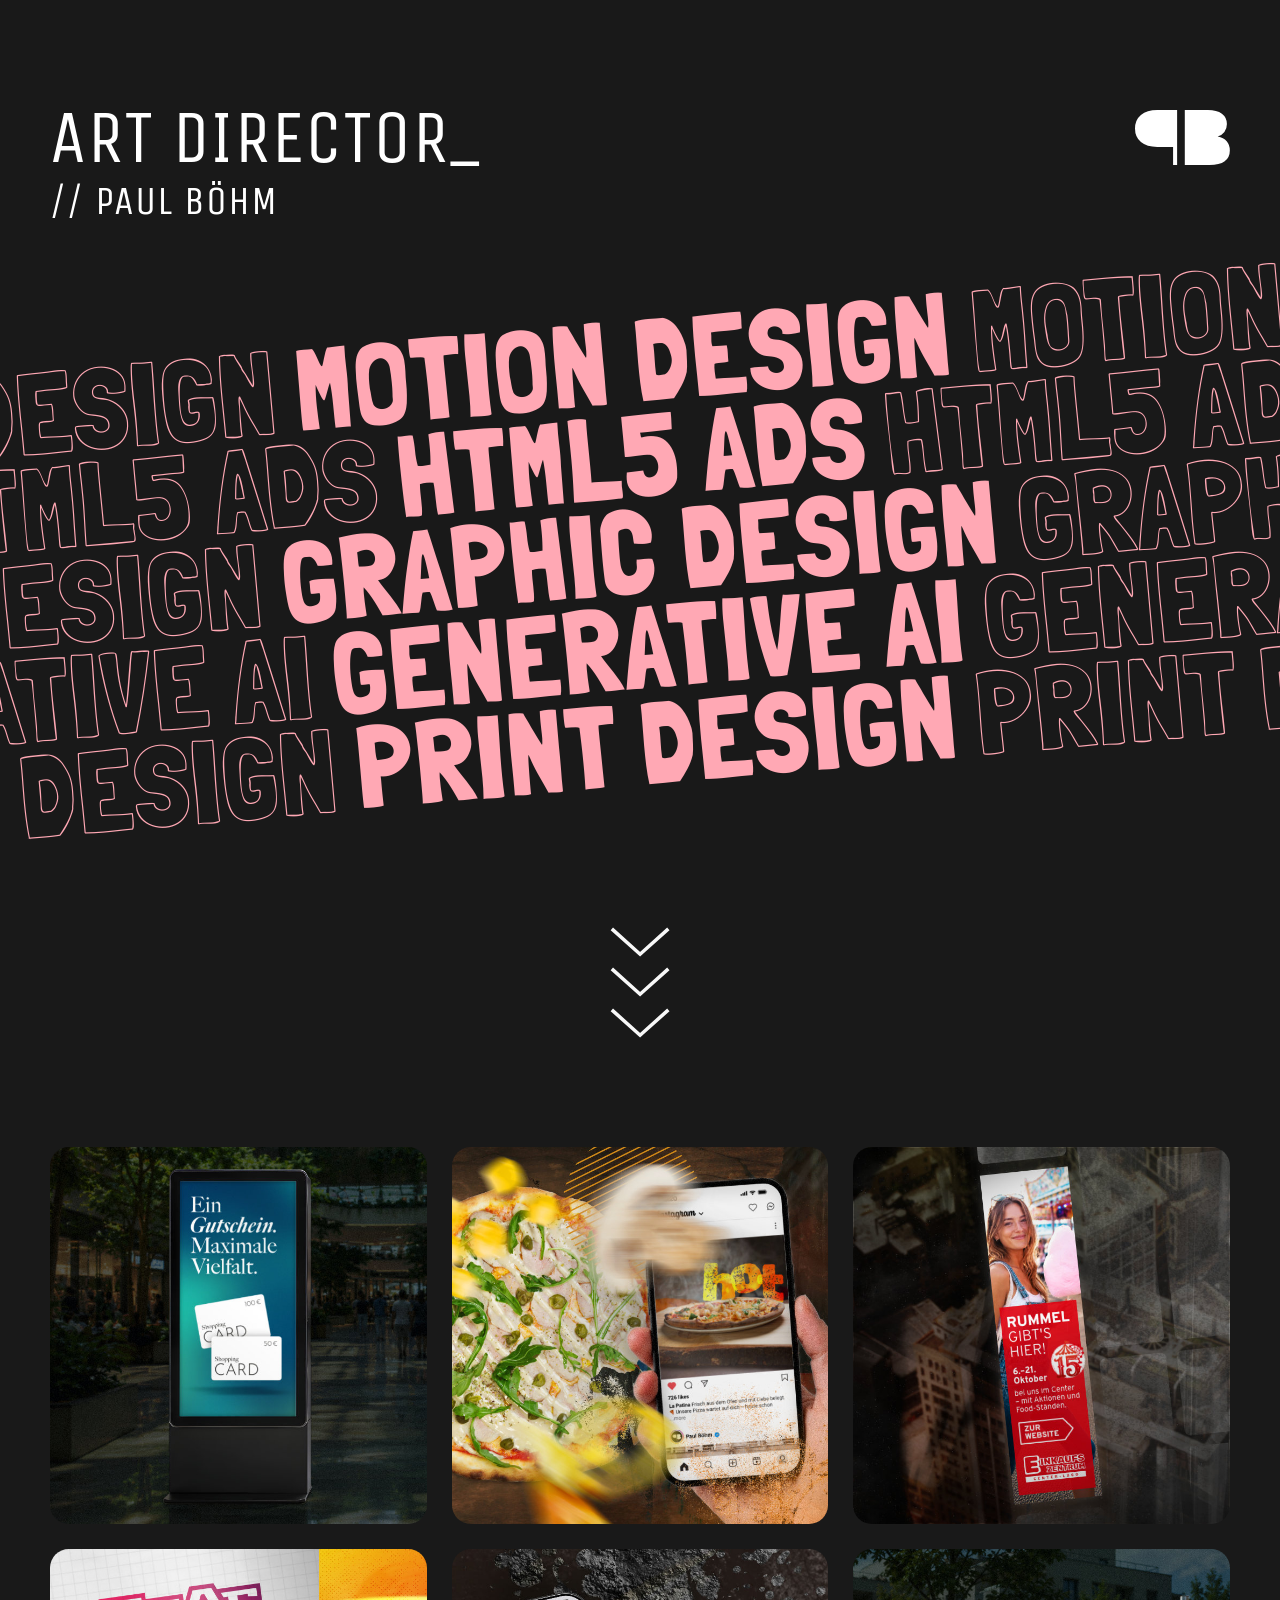
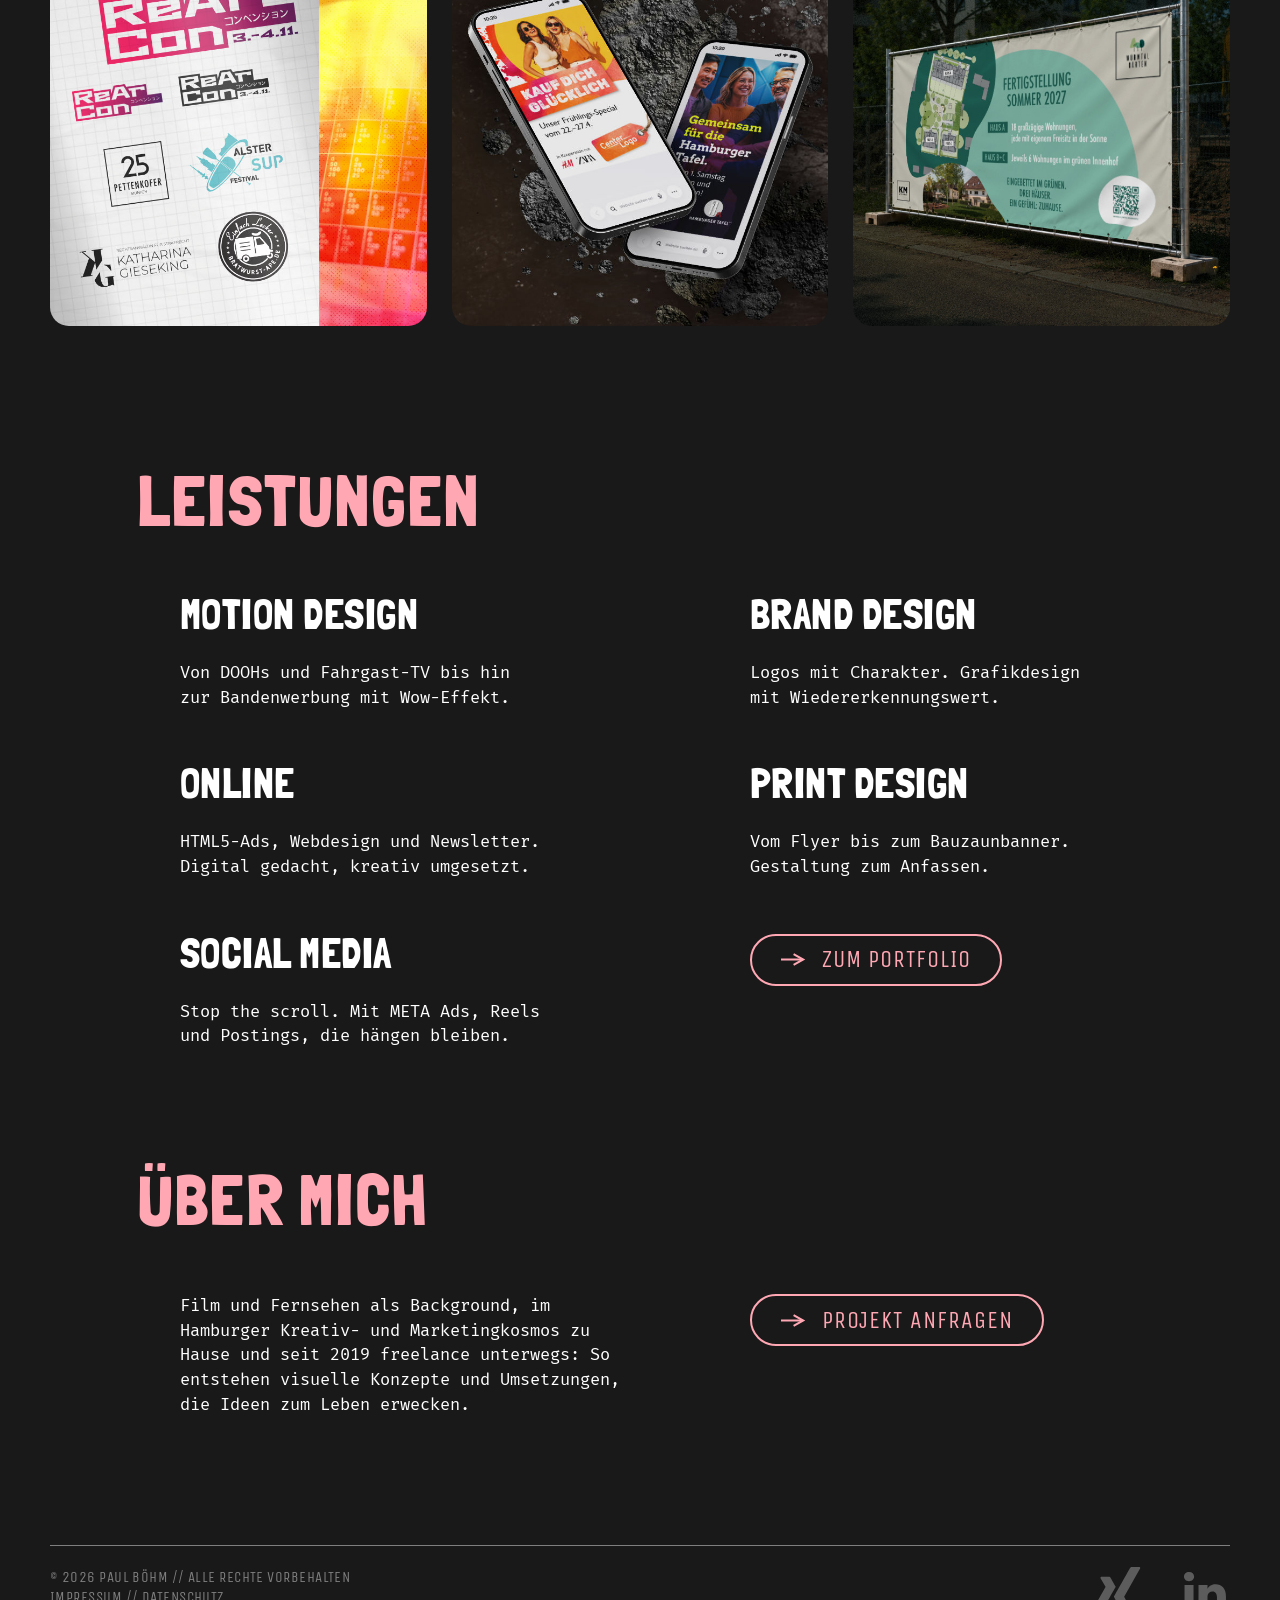
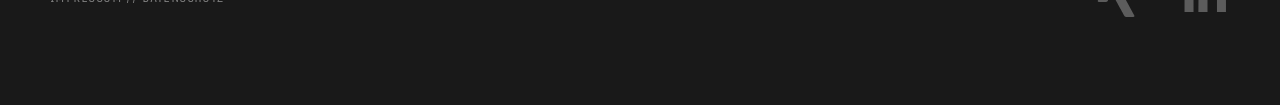
<file: index.html>
<!DOCTYPE html>
<html lang="de">
<head>
  <meta charset="utf-8">
  <meta name="viewport" content="width=device-width, initial-scale=1">
  <title>Paul Böhm – Art Director</title>
  <meta name="description" content="Mediengestaltung aus Hamburg: Motion Design, Digital Advertising, Social Media, Brand Design und Print.">
  <meta name="theme-color" content="#191919">
  <link rel="canonical" href="https://paulboehm.com/">
  <link rel="icon" href="favicon.ico" sizes="any">
  <link rel="icon" href="favicon.svg" type="image/svg+xml">
  <link rel="icon" href="favicon.png" type="image/png">
  <link rel="apple-touch-icon" href="favicon.png">
  <link rel="preload" href="fonts/UnicaOne-Regular.woff2" as="font" type="font/woff2" crossorigin>
  <link rel="preload" href="fonts/FiraMono-Regular.woff2" as="font" type="font/woff2" crossorigin>
  <link rel="preload" href="fonts/LondrinaOutline-Regular.woff2" as="font" type="font/woff2" crossorigin>
  <link rel="preload" href="fonts/LondrinaSolid-Regular.woff2" as="font" type="font/woff2" crossorigin>
  <link rel="stylesheet" href="css/style.css?v=20261110b">
</head>
<body>
  <a class="skip-link" href="#inhalt">Zum Inhalt springen</a>

  <header class="site-header" id="top">
    <div class="wrap header-bar">
      <h1 class="brand-lockup">
        <span class="brand-role">ART DIRECTOR_</span>
        <span class="brand-name">// PAUL BÖHM</span>
      </h1>
      <a class="logo-link" href="#top" aria-label="Zum Seitenanfang">
        <img src="svg/paulboehm_logo.svg" alt="" width="467" height="272">
      </a>
    </div>
  </header>

  <div class="marquee" data-marquee aria-hidden="true">
    <div class="marquee-track" data-marquee-track>
      <p class="marquee-line">
        <span>MOTION DESIGN</span>
        <span>MOTION DESIGN</span>
        <span>MOTION DESIGN</span>
        <span class="is-solid">MOTION DESIGN</span>
        <span>MOTION DESIGN</span>
        <span>MOTION DESIGN</span>
        <span>MOTION DESIGN</span>
      </p>
      <p class="marquee-line">
        <span>HTML5 ADS</span>
        <span>HTML5 ADS</span>
        <span>HTML5 ADS</span>
        <span class="is-solid">HTML5 ADS</span>
        <span>HTML5 ADS</span>
        <span>HTML5 ADS</span>
        <span>HTML5 ADS</span>
      </p>
      <p class="marquee-line">
        <span>GRAPHIC DESIGN</span>
        <span>GRAPHIC DESIGN</span>
        <span>GRAPHIC DESIGN</span>
        <span class="is-solid">GRAPHIC DESIGN</span>
        <span>GRAPHIC DESIGN</span>
        <span>GRAPHIC DESIGN</span>
        <span>GRAPHIC DESIGN</span>
      </p>
      <p class="marquee-line">
        <span>GENERATIVE AI</span>
        <span>GENERATIVE AI</span>
        <span>GENERATIVE AI</span>
        <span class="is-solid">GENERATIVE AI</span>
        <span>GENERATIVE AI</span>
        <span>GENERATIVE AI</span>
        <span>GENERATIVE AI</span>
      </p>
      <p class="marquee-line">
        <span>PRINT DESIGN</span>
        <span>PRINT DESIGN</span>
        <span>PRINT DESIGN</span>
        <span class="is-solid">PRINT DESIGN</span>
        <span>PRINT DESIGN</span>
        <span>PRINT DESIGN</span>
        <span>PRINT DESIGN</span>
      </p>
    </div>
  </div>

  <div class="scroll-arrows" aria-hidden="true">
    <svg class="scroll-arrow" viewBox="0 0 44 23"><path d="M2 2 L22 20 L42 2"></path></svg>
    <svg class="scroll-arrow" viewBox="0 0 44 23"><path d="M2 2 L22 20 L42 2"></path></svg>
    <svg class="scroll-arrow" viewBox="0 0 44 23"><path d="M2 2 L22 20 L42 2"></path></svg>
  </div>

  <main id="inhalt">
    <div class="wrap">
      <ul class="gallery" aria-label="Ausgewählte Arbeiten">
        <li class="tile">
          <img src="img/paulboehm_motion_design.jpg" width="700" height="700" alt="Motion Design: digitale Inhouse Werbesäule mit Gutschein-Motiv in einem Shopping-Center">
          <video class="tile-video" autoplay muted loop playsinline poster="img/paulboehm_motion_design.jpg" width="700" height="700" aria-hidden="true">
            <source src="img/paulboehm_motion_design.mp4?v=2" type="video/mp4">
          </video>
        </li>
        <li class="tile">
          <img src="img/paulboehm_grafikdesign.jpg" width="700" height="700" alt="Grafikdesign mit Produktshots" loading="lazy">
        </li>
        <li class="tile">
          <img src="img/paulboehm_html_ads.jpg" width="700" height="700" alt="HTML5 Ad Erstellung" loading="lazy">
          <video class="tile-video" autoplay muted loop playsinline poster="img/paulboehm_html_ads.jpg" width="700" height="700" aria-hidden="true">
            <source src="img/paulboehm_html_ads.mp4?v=2" type="video/mp4">
          </video>
        </li>
        <li class="tile">
          <img src="img/paulboehm_brand_design.jpg" width="700" height="700" alt="Brand Design: Logoentwicklung" loading="lazy">
        </li>
        <li class="tile">
          <img src="img/paulboehm_ads.jpg" width="700" height="700" alt="Paid Ads: Animated Ads" loading="lazy">
          <video class="tile-video" autoplay muted loop playsinline poster="img/paulboehm_ads.jpg" width="700" height="700" aria-hidden="true">
            <source src="img/paulboehm_ads.mp4?v=2" type="video/mp4">
          </video>
        </li>
        <li class="tile">
          <img src="img/paulboehm_print_design.jpg" width="700" height="700" alt="Print Design: Außenwerbung in Form eines Bauzaunbanner" loading="lazy">
        </li>
      </ul>

      <section class="leistungen" aria-labelledby="leistungen-title">
        <h2 class="section-title" id="leistungen-title">LEISTUNGEN</h2>
        <div class="service-list">
          <article class="service">
            <h3>MOTION DESIGN</h3>
            <p class="copy">Von DOOHs und Fahrgast-TV bis hin<br class="desktop-only"> zur Bandenwerbung mit Wow-Effekt.</p>
          </article>
          <article class="service">
            <h3>ONLINE</h3>
            <p class="copy">HTML5-Ads, Webdesign und Newsletter.<br class="desktop-only"> Digital gedacht, kreativ umgesetzt.</p>
          </article>
          <article class="service">
            <h3>SOCIAL MEDIA</h3>
            <p class="copy">Stop the scroll. Mit META Ads, Reels<br class="desktop-only"> und Postings, die hängen bleiben.</p>
          </article>
          <article class="service">
            <h3>BRAND DESIGN</h3>
            <p class="copy">Logos mit Charakter. Grafikdesign<br class="desktop-only"> mit Wiedererkennungswert.</p>
          </article>
          <article class="service">
            <h3>PRINT DESIGN</h3>
            <p class="copy">Vom Flyer bis zum Bauzaunbanner.<br class="desktop-only"> Gestaltung zum Anfassen.</p>
          </article>
          <div class="service-cta">
            <a class="cta" href="portfolio.pdf">
              <span class="cta-icon" aria-hidden="true">
                <svg class="cta-shaft" viewBox="0 0 36 18" preserveAspectRatio="none" focusable="false">
                  <line vector-effect="non-scaling-stroke" x1="0" y1="9" x2="36" y2="9"></line>
                </svg>
                <svg class="cta-head" viewBox="0 0 12 17" focusable="false">
                  <polyline vector-effect="non-scaling-stroke" points="0.6 3.2 10.2 8.5 0.6 13.8"></polyline>
                </svg>
              </span>
              <span class="cta-label">ZUM PORTFOLIO</span>
            </a>
          </div>
        </div>
      </section>

      <section class="ueber-mich" aria-labelledby="ueber-title">
        <h2 class="section-title" id="ueber-title">ÜBER MICH</h2>
        <div class="about-layout">
          <p class="copy">Film und Fernsehen als Background, im Hamburger Kreativ- und Marketingkosmos zu Hause und seit 2019 freelance unterwegs: So entstehen visuelle Konzepte und Umsetzungen, die Ideen zum Leben erwecken.</p>
          <a class="cta" href="#" id="email-link">
            <span class="cta-icon" aria-hidden="true">
              <svg class="cta-shaft" viewBox="0 0 36 18" preserveAspectRatio="none" focusable="false">
                <line vector-effect="non-scaling-stroke" x1="0" y1="9" x2="36" y2="9"></line>
              </svg>
              <svg class="cta-head" viewBox="0 0 12 17" focusable="false">
                <polyline vector-effect="non-scaling-stroke" points="0.6 3.2 10.2 8.5 0.6 13.8"></polyline>
              </svg>
            </span>
            <span class="cta-label">PROJEKT ANFRAGEN</span>
          </a>
        </div>
      </section>
    </div>
  </main>

  <footer class="site-footer">
    <div class="wrap">
      <div class="footer-layout">
        <div class="footer-copy">
          <p>© 2026 PAUL BÖHM // ALLE RECHTE VORBEHALTEN</p>
          <p class="footer-legal">
            <a href="impressum.html">IMPRESSUM</a>
            <span aria-hidden="true"> // </span>
            <a href="datenschutz.html">DATENSCHUTZ</a>
          </p>
        </div>
        <ul class="social-list">
          <li>
            <a class="social-link" href="https://www.xing.com/profile/Paul_Boehm25" aria-label="Paul Böhm auf Xing" target="_blank" rel="noopener noreferrer">
              <svg viewBox="0 0 417 417" aria-hidden="true" focusable="false">
                <path d="M63.321 82.287c-3.617 0-6.663 1.271-8.196 3.754-1.583 2.571-1.337 5.875.342 9.221L96.1 165.6c.067.133.067.217 0 .342L32.25 278.617c-1.667 3.317-1.583 6.65 0 9.217 1.529 2.475 4.233 4.1 7.854 4.1h60.092c8.987 0 13.317-6.067 16.392-11.613 0 0 62.442-110.433 64.871-114.721-.246-.396-41.312-72.046-41.312-72.046-2.992-5.325-7.513-11.267-16.729-11.267zM315.779 0c-8.975 0-12.867 5.654-16.087 11.446 0 0-129.463 229.583-133.721 237.121.217.412 85.387 156.654 85.387 156.654 2.975 5.329 7.579 11.446 16.783 11.446h60.025c3.621 0 6.446-1.367 7.975-3.838 1.6-2.567 1.558-5.954-.121-9.287l-84.721-154.783a.36.36 0 0 1 0-.396l133.054-235.25c1.667-3.321 1.708-6.708.125-9.275C382.945 1.367 380.107 0 376.486 0z"/>
              </svg>
            </a>
          </li>
          <li>
            <a class="social-link" href="https://www.linkedin.com/in/paul-boehm-hamburg/" aria-label="Paul Böhm auf LinkedIn" target="_blank" rel="noopener noreferrer">
              <svg viewBox="0 0 417 417" aria-hidden="true" focusable="false">
                <path d="M112.796 375.604V149.879H37.767v225.725zM75.283 119.058c26.162 0 42.446-17.333 42.446-38.996-.487-22.15-16.283-39-41.95-39s-42.446 16.85-42.446 39c0 21.662 16.283 38.996 41.458 38.996zM154.312 375.604h75.025V249.55c0-6.746.487-13.488 2.471-18.308 5.425-13.479 17.767-27.442 38.496-27.442 27.146 0 38.008 20.7 38.008 51.046v120.758h75.021V246.175c0-69.333-37.017-101.596-86.375-101.596-40.479 0-58.246 22.625-68.117 38.033h.5v-32.733h-75.029c.988 21.179 0 225.725 0 225.725"/>
              </svg>
            </a>
          </li>
        </ul>
      </div>
    </div>
  </footer>

  <script src="js/main.js?v=20261110b"></script>
</body>
</html>
</file>
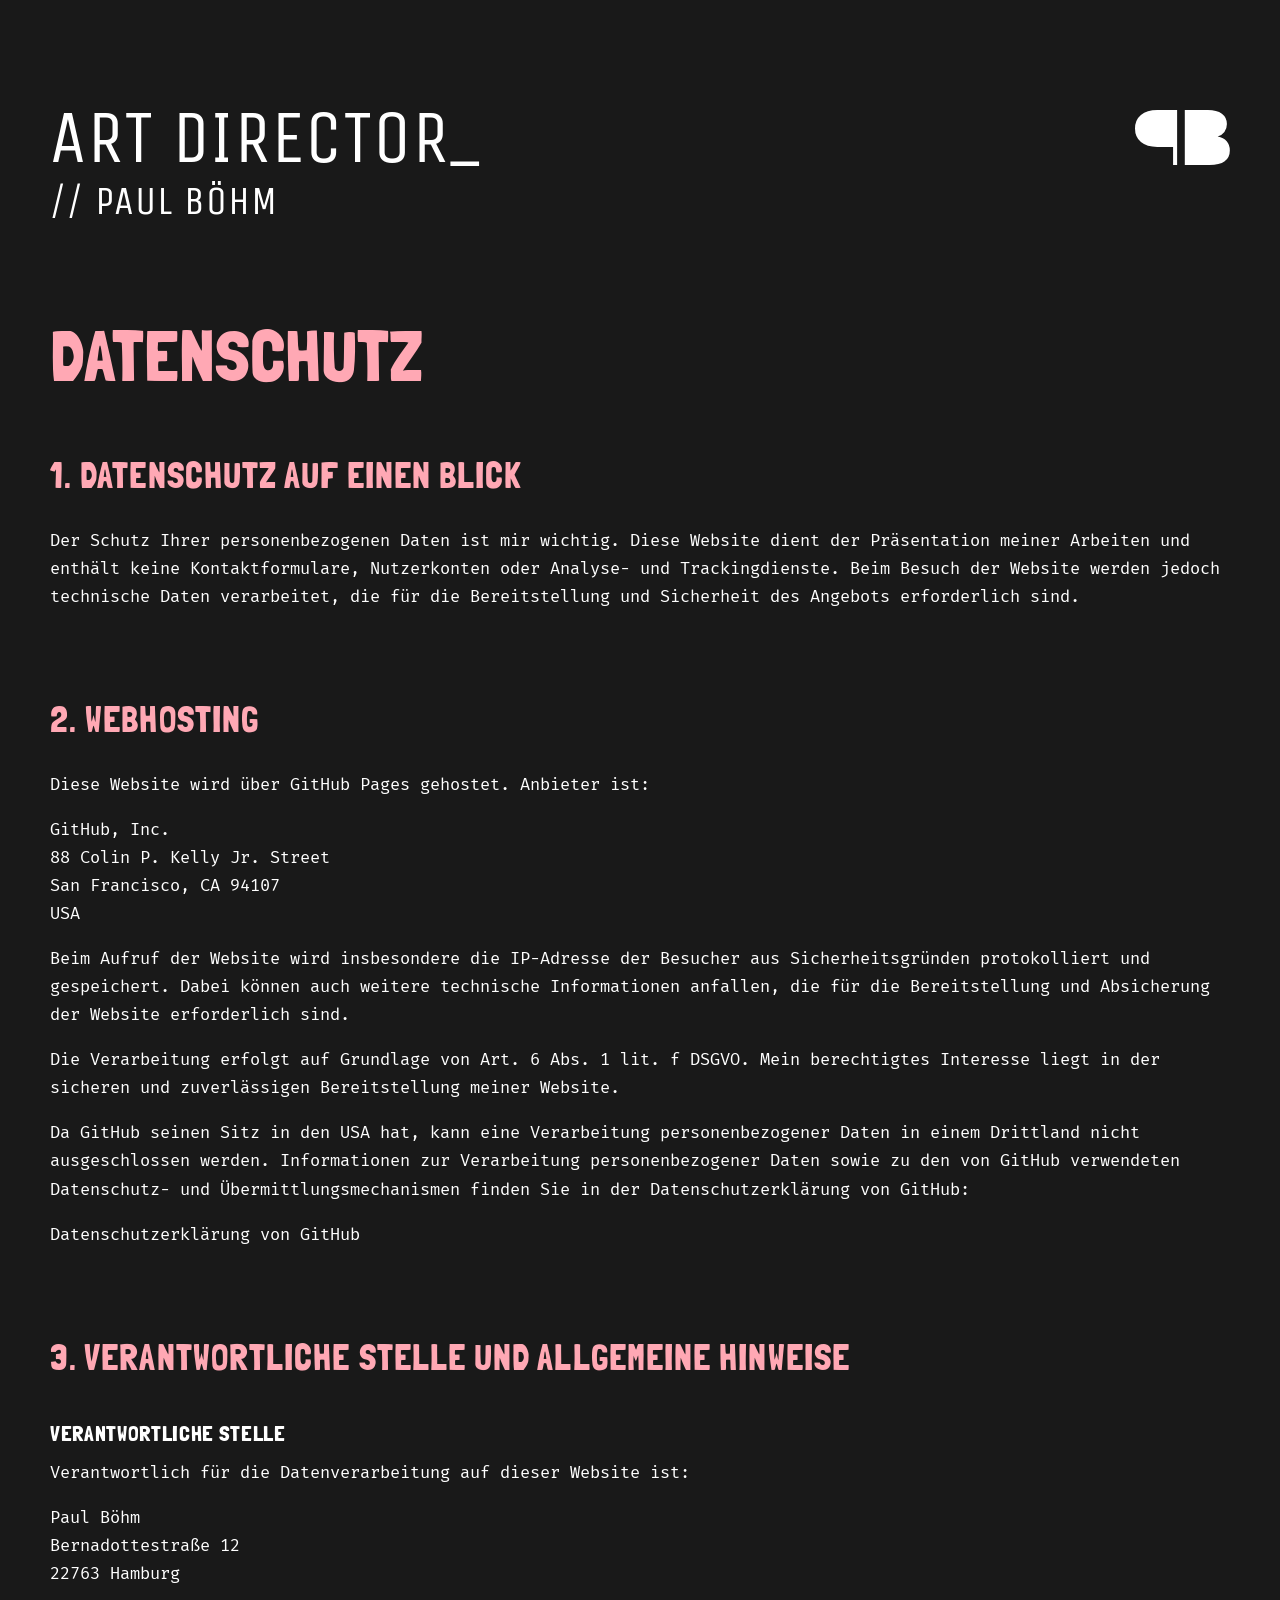
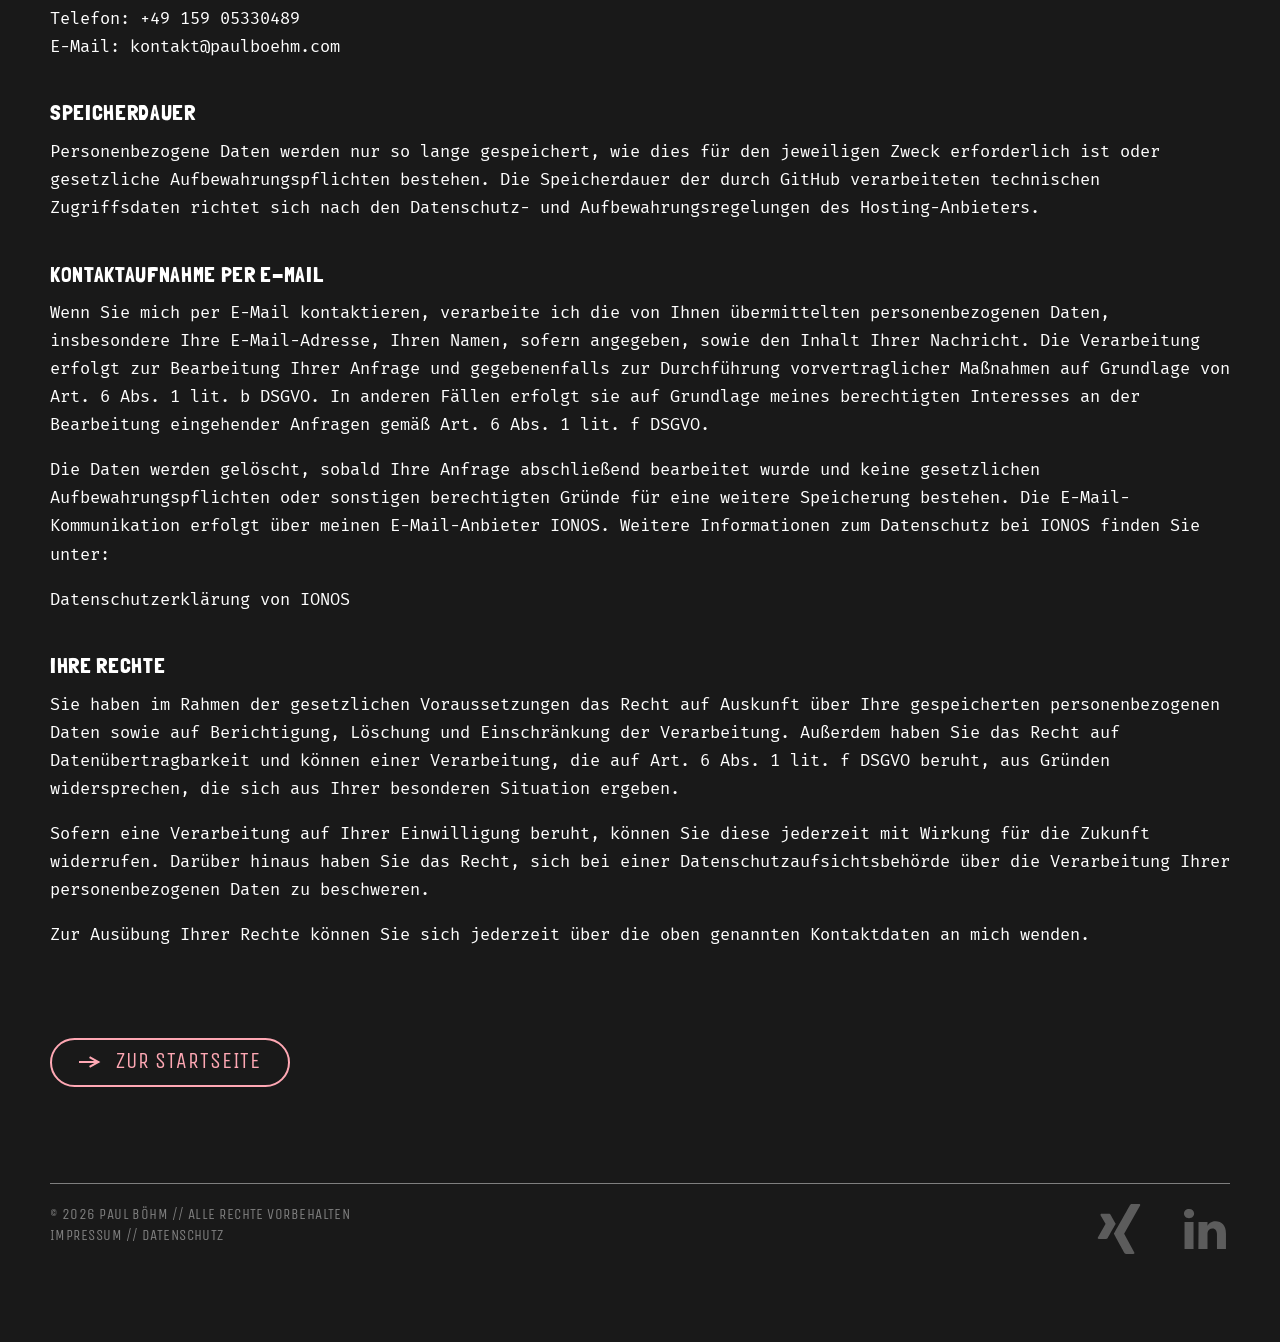
<file: datenschutz.html>
<!DOCTYPE html>
<html lang="de">
<head>
  <meta charset="utf-8">
  <meta name="viewport" content="width=device-width, initial-scale=1">
  <title>Datenschutz – Paul Böhm</title>
  <meta name="robots" content="noindex, follow">
  <meta name="theme-color" content="#191919">
  <link rel="icon" href="favicon.ico" sizes="any">
  <link rel="icon" href="favicon.svg" type="image/svg+xml">
  <link rel="icon" href="favicon.png" type="image/png">
  <link rel="apple-touch-icon" href="favicon.png">
  <link rel="preload" href="fonts/UnicaOne-Regular.woff2" as="font" type="font/woff2" crossorigin>
  <link rel="preload" href="fonts/FiraMono-Regular.woff2" as="font" type="font/woff2" crossorigin>
  <link rel="preload" href="fonts/LondrinaSolid-Regular.woff2" as="font" type="font/woff2" crossorigin>
  <link rel="stylesheet" href="css/style.css?v=20261110b">
</head>
<body>
  <a class="skip-link" href="#inhalt">Zum Inhalt springen</a>

  <header class="site-header">
    <div class="wrap header-bar">
      <p class="brand-lockup">
        <span class="brand-role">ART DIRECTOR_</span>
        <span class="brand-name">// PAUL BÖHM</span>
      </p>
      <a class="logo-link" href="index.html" aria-label="Zur Startseite">
        <img src="svg/paulboehm_logo.svg" alt="" width="467" height="272">
      </a>
    </div>
  </header>

  <main class="wrap legal-main" id="inhalt">
    <h1 class="legal-title">DATENSCHUTZ</h1>
    <div class="legal-copy">
      <h2>1. Datenschutz auf einen Blick</h2>
      <p>Der Schutz Ihrer personenbezogenen Daten ist mir wichtig. Diese Website dient der Präsentation meiner Arbeiten und enthält keine Kontaktformulare, Nutzerkonten oder Analyse- und Trackingdienste. Beim Besuch der Website werden jedoch technische Daten verarbeitet, die für die Bereitstellung und Sicherheit des Angebots erforderlich sind.</p>

      <h2>2. Webhosting</h2>
      <p>Diese Website wird über GitHub Pages gehostet. Anbieter ist:</p>
      <p>GitHub, Inc.<br>88 Colin P. Kelly Jr. Street<br>San Francisco, CA 94107<br>USA</p>
      <p>Beim Aufruf der Website wird insbesondere die IP-Adresse der Besucher aus Sicherheitsgründen protokolliert und gespeichert. Dabei können auch weitere technische Informationen anfallen, die für die Bereitstellung und Absicherung der Website erforderlich sind.</p>
      <p>Die Verarbeitung erfolgt auf Grundlage von Art. 6 Abs. 1 lit. f DSGVO. Mein berechtigtes Interesse liegt in der sicheren und zuverlässigen Bereitstellung meiner Website.</p>
      <p>Da GitHub seinen Sitz in den USA hat, kann eine Verarbeitung personenbezogener Daten in einem Drittland nicht ausgeschlossen werden. Informationen zur Verarbeitung personenbezogener Daten sowie zu den von GitHub verwendeten Datenschutz- und Übermittlungsmechanismen finden Sie in der Datenschutzerklärung von GitHub:</p>
      <p><a href="https://docs.github.com/de/site-policy/privacy-policies/github-general-privacy-statement" target="_blank" rel="noopener noreferrer">Datenschutzerklärung von GitHub</a></p>

      <h2>3. Verantwortliche Stelle und allgemeine Hinweise</h2>
      <h3>Verantwortliche Stelle</h3>
      <p>Verantwortlich für die Datenverarbeitung auf dieser Website ist:</p>
      <p>Paul Böhm<br>Bernadottestraße 12<br>22763 Hamburg</p>
      <p>Telefon: <a href="tel:+4915905330489">+49 159 05330489</a><br>E-Mail: <a href="#" id="email-link">kontakt@paulboehm.com</a></p>
      <h3>Speicherdauer</h3>
      <p>Personenbezogene Daten werden nur so lange gespeichert, wie dies für den jeweiligen Zweck erforderlich ist oder gesetzliche Aufbewahrungspflichten bestehen. Die Speicherdauer der durch GitHub verarbeiteten technischen Zugriffsdaten richtet sich nach den Datenschutz- und Aufbewahrungsregelungen des Hosting-Anbieters.</p>
      <h3>Kontaktaufnahme per E-Mail</h3>
      <p>Wenn Sie mich per E-Mail kontaktieren, verarbeite ich die von Ihnen übermittelten personenbezogenen Daten, insbesondere Ihre E-Mail-Adresse, Ihren Namen, sofern angegeben, sowie den Inhalt Ihrer Nachricht. Die Verarbeitung erfolgt zur Bearbeitung Ihrer Anfrage und gegebenenfalls zur Durchführung vorvertraglicher Maßnahmen auf Grundlage von Art. 6 Abs. 1 lit. b DSGVO. In anderen Fällen erfolgt sie auf Grundlage meines berechtigten Interesses an der Bearbeitung eingehender Anfragen gemäß Art. 6 Abs. 1 lit. f DSGVO.</p>
      <p>Die Daten werden gelöscht, sobald Ihre Anfrage abschließend bearbeitet wurde und keine gesetzlichen Aufbewahrungspflichten oder sonstigen berechtigten Gründe für eine weitere Speicherung bestehen. Die E-Mail-Kommunikation erfolgt über meinen E-Mail-Anbieter IONOS. Weitere Informationen zum Datenschutz bei IONOS finden Sie unter:</p>
      <p><a href="https://www.ionos.de/terms-gtc/terms-privacy" target="_blank" rel="noopener noreferrer">Datenschutzerklärung von IONOS</a></p>
      <h3>Ihre Rechte</h3>
      <p>Sie haben im Rahmen der gesetzlichen Voraussetzungen das Recht auf Auskunft über Ihre gespeicherten personenbezogenen Daten sowie auf Berichtigung, Löschung und Einschränkung der Verarbeitung. Außerdem haben Sie das Recht auf Datenübertragbarkeit und können einer Verarbeitung, die auf Art. 6 Abs. 1 lit. f DSGVO beruht, aus Gründen widersprechen, die sich aus Ihrer besonderen Situation ergeben.</p>
      <p>Sofern eine Verarbeitung auf Ihrer Einwilligung beruht, können Sie diese jederzeit mit Wirkung für die Zukunft widerrufen. Darüber hinaus haben Sie das Recht, sich bei einer Datenschutzaufsichtsbehörde über die Verarbeitung Ihrer personenbezogenen Daten zu beschweren.</p>
      <p>Zur Ausübung Ihrer Rechte können Sie sich jederzeit über die oben genannten Kontaktdaten an mich wenden.</p>
    </div>
    <a class="cta" href="index.html">
      <span class="cta-icon" aria-hidden="true">
        <svg class="cta-shaft" viewBox="0 0 36 18" preserveAspectRatio="none" focusable="false">
          <line vector-effect="non-scaling-stroke" x1="0" y1="9" x2="36" y2="9"></line>
        </svg>
        <svg class="cta-head" viewBox="0 0 12 17" focusable="false">
          <polyline vector-effect="non-scaling-stroke" points="0.6 3.2 10.2 8.5 0.6 13.8"></polyline>
        </svg>
      </span>
      <span class="cta-label">ZUR STARTSEITE</span>
    </a>
  </main>

  <footer class="site-footer">
    <div class="wrap">
      <div class="footer-layout">
        <div class="footer-copy">
          <p>© 2026 PAUL BÖHM // ALLE RECHTE VORBEHALTEN</p>
          <p class="footer-legal">
            <a href="impressum.html">IMPRESSUM</a>
            <span aria-hidden="true"> // </span>
            <a href="datenschutz.html" aria-current="page">DATENSCHUTZ</a>
          </p>
        </div>
        <ul class="social-list">
          <li>
            <a class="social-link" href="https://www.xing.com/profile/Paul_Boehm25" aria-label="Paul Böhm auf Xing" target="_blank" rel="noopener noreferrer">
              <svg viewBox="0 0 417 417" aria-hidden="true" focusable="false">
                <path d="M63.321 82.287c-3.617 0-6.663 1.271-8.196 3.754-1.583 2.571-1.337 5.875.342 9.221L96.1 165.6c.067.133.067.217 0 .342L32.25 278.617c-1.667 3.317-1.583 6.65 0 9.217 1.529 2.475 4.233 4.1 7.854 4.1h60.092c8.987 0 13.317-6.067 16.392-11.613 0 0 62.442-110.433 64.871-114.721-.246-.396-41.312-72.046-41.312-72.046-2.992-5.325-7.513-11.267-16.729-11.267zM315.779 0c-8.975 0-12.867 5.654-16.087 11.446 0 0-129.463 229.583-133.721 237.121.217.412 85.387 156.654 85.387 156.654 2.975 5.329 7.579 11.446 16.783 11.446h60.025c3.621 0 6.446-1.367 7.975-3.838 1.6-2.567 1.558-5.954-.121-9.287l-84.721-154.783a.36.36 0 0 1 0-.396l133.054-235.25c1.667-3.321 1.708-6.708.125-9.275C382.945 1.367 380.107 0 376.486 0z"/>
              </svg>
            </a>
          </li>
          <li>
            <a class="social-link" href="https://www.linkedin.com/in/paul-boehm-hamburg/" aria-label="Paul Böhm auf LinkedIn" target="_blank" rel="noopener noreferrer">
              <svg viewBox="0 0 417 417" aria-hidden="true" focusable="false">
                <path d="M112.796 375.604V149.879H37.767v225.725zM75.283 119.058c26.162 0 42.446-17.333 42.446-38.996-.487-22.15-16.283-39-41.95-39s-42.446 16.85-42.446 39c0 21.662 16.283 38.996 41.458 38.996zM154.312 375.604h75.025V249.55c0-6.746.487-13.488 2.471-18.308 5.425-13.479 17.767-27.442 38.496-27.442 27.146 0 38.008 20.7 38.008 51.046v120.758h75.021V246.175c0-69.333-37.017-101.596-86.375-101.596-40.479 0-58.246 22.625-68.117 38.033h.5v-32.733h-75.029c.988 21.179 0 225.725 0 225.725"/>
              </svg>
            </a>
          </li>
        </ul>
      </div>
    </div>
  </footer>

  <script src="js/main.js?v=20261110b"></script>
</body>
</html>
</file>
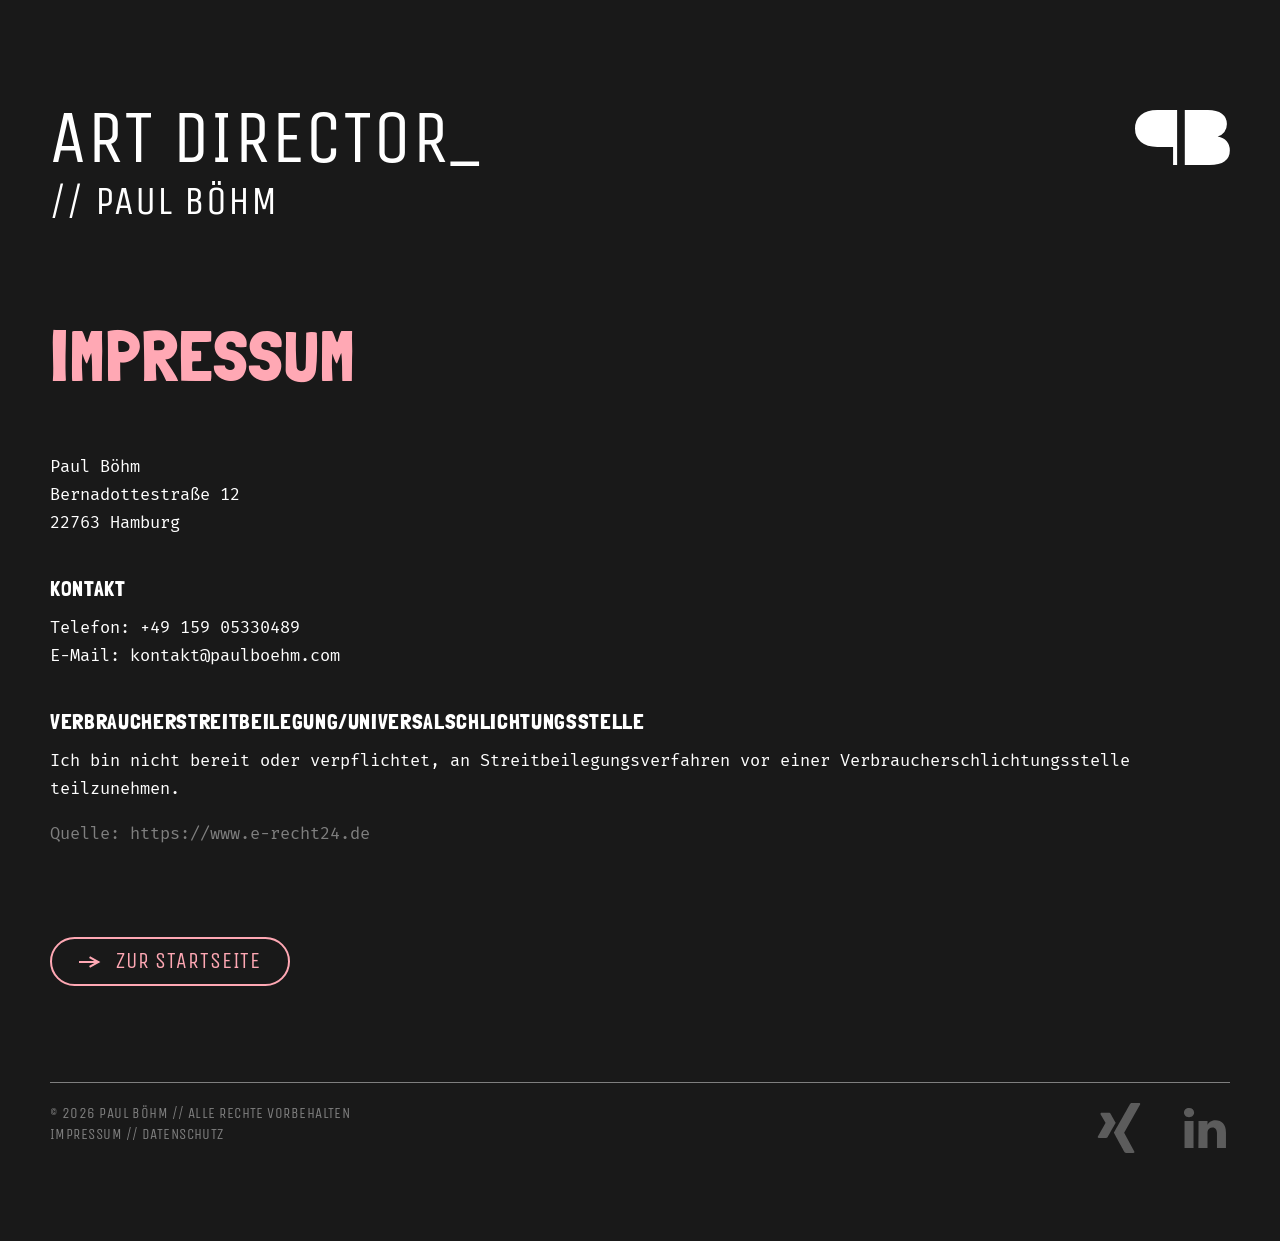
<file: impressum.html>
<!DOCTYPE html>
<html lang="de">
<head>
  <meta charset="utf-8">
  <meta name="viewport" content="width=device-width, initial-scale=1">
  <title>Impressum – Paul Böhm</title>
  <meta name="robots" content="noindex, follow">
  <meta name="theme-color" content="#191919">
  <link rel="icon" href="favicon.ico" sizes="any">
  <link rel="icon" href="favicon.svg" type="image/svg+xml">
  <link rel="icon" href="favicon.png" type="image/png">
  <link rel="apple-touch-icon" href="favicon.png">
  <link rel="preload" href="fonts/UnicaOne-Regular.woff2" as="font" type="font/woff2" crossorigin>
  <link rel="preload" href="fonts/FiraMono-Regular.woff2" as="font" type="font/woff2" crossorigin>
  <link rel="preload" href="fonts/LondrinaSolid-Regular.woff2" as="font" type="font/woff2" crossorigin>
  <link rel="stylesheet" href="css/style.css?v=20261110b">
</head>
<body>
  <a class="skip-link" href="#inhalt">Zum Inhalt springen</a>

  <header class="site-header">
    <div class="wrap header-bar">
      <p class="brand-lockup">
        <span class="brand-role">ART DIRECTOR_</span>
        <span class="brand-name">// PAUL BÖHM</span>
      </p>
      <a class="logo-link" href="index.html" aria-label="Zur Startseite">
        <img src="svg/paulboehm_logo.svg" alt="" width="467" height="272">
      </a>
    </div>
  </header>

  <main class="wrap legal-main" id="inhalt">
    <h1 class="legal-title">IMPRESSUM</h1>
    <div class="legal-copy">
      <p>Paul Böhm<br>
      Bernadottestraße 12<br>
      22763 Hamburg</p>
      <h3>Kontakt</h3>
      <p>Telefon: <a href="tel:+4915905330489">+49 159 05330489</a><br>
      E-Mail: <a href="#" id="email-link">kontakt@paulboehm.com</a></p>
      <h3>Verbraucher&shy;streit&shy;beilegung/Universal&shy;schlichtungs&shy;stelle</h3>
      <p>Ich bin nicht bereit oder verpflichtet, an Streitbeilegungsverfahren vor einer Verbraucherschlichtungsstelle teilzunehmen.</p>
      <p class="legal-source">Quelle: <a href="https://www.e-recht24.de" target="_blank" rel="noopener noreferrer">https://www.e-recht24.de</a></p>
    </div>
    <a class="cta" href="index.html">
      <span class="cta-icon" aria-hidden="true">
        <svg class="cta-shaft" viewBox="0 0 36 18" preserveAspectRatio="none" focusable="false">
          <line vector-effect="non-scaling-stroke" x1="0" y1="9" x2="36" y2="9"></line>
        </svg>
        <svg class="cta-head" viewBox="0 0 12 17" focusable="false">
          <polyline vector-effect="non-scaling-stroke" points="0.6 3.2 10.2 8.5 0.6 13.8"></polyline>
        </svg>
      </span>
      <span class="cta-label">ZUR STARTSEITE</span>
    </a>
  </main>

  <footer class="site-footer">
    <div class="wrap">
      <div class="footer-layout">
        <div class="footer-copy">
          <p>© 2026 PAUL BÖHM // ALLE RECHTE VORBEHALTEN</p>
          <p class="footer-legal">
            <a href="impressum.html" aria-current="page">IMPRESSUM</a>
            <span aria-hidden="true"> // </span>
            <a href="datenschutz.html">DATENSCHUTZ</a>
          </p>
        </div>
        <ul class="social-list">
          <li>
            <a class="social-link" href="https://www.xing.com/profile/Paul_Boehm25" aria-label="Paul Böhm auf Xing" target="_blank" rel="noopener noreferrer">
              <svg viewBox="0 0 417 417" aria-hidden="true" focusable="false">
                <path d="M63.321 82.287c-3.617 0-6.663 1.271-8.196 3.754-1.583 2.571-1.337 5.875.342 9.221L96.1 165.6c.067.133.067.217 0 .342L32.25 278.617c-1.667 3.317-1.583 6.65 0 9.217 1.529 2.475 4.233 4.1 7.854 4.1h60.092c8.987 0 13.317-6.067 16.392-11.613 0 0 62.442-110.433 64.871-114.721-.246-.396-41.312-72.046-41.312-72.046-2.992-5.325-7.513-11.267-16.729-11.267zM315.779 0c-8.975 0-12.867 5.654-16.087 11.446 0 0-129.463 229.583-133.721 237.121.217.412 85.387 156.654 85.387 156.654 2.975 5.329 7.579 11.446 16.783 11.446h60.025c3.621 0 6.446-1.367 7.975-3.838 1.6-2.567 1.558-5.954-.121-9.287l-84.721-154.783a.36.36 0 0 1 0-.396l133.054-235.25c1.667-3.321 1.708-6.708.125-9.275C382.945 1.367 380.107 0 376.486 0z"/>
              </svg>
            </a>
          </li>
          <li>
            <a class="social-link" href="https://www.linkedin.com/in/paul-boehm-hamburg/" aria-label="Paul Böhm auf LinkedIn" target="_blank" rel="noopener noreferrer">
              <svg viewBox="0 0 417 417" aria-hidden="true" focusable="false">
                <path d="M112.796 375.604V149.879H37.767v225.725zM75.283 119.058c26.162 0 42.446-17.333 42.446-38.996-.487-22.15-16.283-39-41.95-39s-42.446 16.85-42.446 39c0 21.662 16.283 38.996 41.458 38.996zM154.312 375.604h75.025V249.55c0-6.746.487-13.488 2.471-18.308 5.425-13.479 17.767-27.442 38.496-27.442 27.146 0 38.008 20.7 38.008 51.046v120.758h75.021V246.175c0-69.333-37.017-101.596-86.375-101.596-40.479 0-58.246 22.625-68.117 38.033h.5v-32.733h-75.029c.988 21.179 0 225.725 0 225.725"/>
              </svg>
            </a>
          </li>
        </ul>
      </div>
    </div>
  </footer>
  
  <script src="js/main.js?v=20261110b"></script>
</body>
</html>
</file>
<file: css/style.css>
@font-face {
  font-family: "Fira Mono";
  src: url("../fonts/FiraMono-Regular.woff2") format("woff2");
  font-weight: 400;
  font-style: normal;
  font-display: swap;
}

@font-face {
  font-family: "Londrina Outline";
  src: url("../fonts/LondrinaOutline-Regular.woff2") format("woff2");
  font-weight: 400;
  font-style: normal;
  font-display: swap;
}

@font-face {
  font-family: "Londrina Solid";
  src: url("../fonts/LondrinaSolid-Regular.woff2") format("woff2");
  font-weight: 400;
  font-style: normal;
  font-display: swap;
}

@font-face {
  font-family: "Unica One";
  src: url("../fonts/UnicaOne-Regular.woff2") format("woff2");
  font-weight: 400;
  font-style: normal;
  font-display: swap;
}

:root {
  --color-bg: #191919;
  --color-accent: #ffa8b4;
  --color-line: #7f7f7f;
  --color-text: #ffffff;
  --color-arrow: #f8f8f8;

  --space-page-top: 56px;
  --space-gutter: clamp(20px, 8.333vw, 50px);
  --content-max: 1520px;
  --tile-gap: 25px;
  --indent: clamp(16px, 3.6vw, 62px);

  --font-unica: "Unica One";
  --font-outline: "Londrina Outline";
  --font-solid: "Londrina Solid";
  --font-mono: "Fira Mono";

  --header-size: clamp(26px, calc(16px + 3.85vw), 50px);
  --marquee-size: clamp(48px, calc(29.1px + 6.82vw), 160px);
  --marquee-scale: 1;
  --title-size: clamp(44px, 10.8vw, 72px);
  --section-title-size: clamp(40px, 10vw, 72px);
  --service-size: clamp(24px, calc(20px + 2vw), 32px);
  --copy-size: clamp(15px, 3.4vw, 23px);
  --cta-size: clamp(17px, calc(12.5px + 1.6vw), 32px);
  --footer-size: clamp(11px, 3.15vw, 18px);
  --social-size: 44px;

  --ease-cta: cubic-bezier(0.22, 1, 0.36, 1);
}

*,
*::before,
*::after {
  box-sizing: border-box;
}

html {
  overflow-x: clip;
  background: var(--color-bg);
  color-scheme: dark;
}

body {
  margin: 0;
  overflow-x: clip;
  background: var(--color-bg);
  color: var(--color-text);
  font-family: var(--font-mono);
  font-weight: 400;
  font-style: normal;
  line-height: 1.45;
}

img,
video,
svg {
  display: block;
}

a {
  color: inherit;
}

:focus-visible {
  outline: 2px solid var(--color-accent);
  outline-offset: 3px;
}

::selection {
  background: var(--color-accent);
  color: var(--color-bg);
}

.skip-link {
  position: absolute;
  left: 16px;
  top: 12px;
  z-index: 5;
  transform: translateY(-160%);
  padding: 8px 14px;
  background: var(--color-accent);
  color: var(--color-bg);
  font-family: var(--font-unica);
  font-size: 18px;
  letter-spacing: 0.04em;
  text-decoration: none;
}

.skip-link:focus {
  transform: none;
}

.wrap {
  width: min(var(--content-max), calc(100% - (2 * var(--space-gutter))));
  margin-inline: auto;
}

/* Header */

.site-header {
  padding-top: var(--space-page-top);
}

.header-bar {
  display: flex;
  align-items: flex-start;
  justify-content: space-between;
  gap: 16px;
  font-size: var(--header-size);
}

.brand-lockup {
  margin: 0;
  min-width: 0;
  font-family: var(--font-unica);
  font-size: 1em;
  font-weight: 400;
  line-height: 0.74;
  letter-spacing: 0.012em;
}

.brand-role,
.brand-name {
  display: block;
  white-space: nowrap;
}

.brand-name {
  margin-top: 0.38em;
  font-size: 0.545em;
  line-height: 1;
  letter-spacing: 0.03em;
}

@media (prefers-reduced-motion: no-preference) {
  .brand-name {
    animation: brand-name-in 0.55s ease-out 0.5s both;
  }
}

@keyframes brand-name-in {
  from {
    opacity: 0;
    transform: translateX(-18px);
  }

  to {
    opacity: 1;
    transform: translateX(0);
  }
}

.logo-link {
  flex: 0 0 auto;
  line-height: 0;
  text-decoration: none;
}

.logo-link img {
  width: auto;
  height: 0.74em;
  max-width: none;
}

/* Typoblock */

.marquee {
  display: flex;
  justify-content: center;
  overflow-x: clip;
  overflow-y: visible;
  margin-top: 12px;
  padding-top: calc(4.4vw + 24px);
  padding-bottom: calc(clamp(0px, 6vw, 470px) + 54px);
}

.marquee-track {
  display: flex;
  flex: 0 0 auto;
  flex-direction: column;
  align-items: center;
  transform: rotate(-5deg) scale(var(--marquee-scale));
  transform-origin: center center;
}

.marquee-line {
  display: flex;
  align-items: baseline;
  justify-content: center;
  gap: 0.16em;
  margin: 0;
  color: var(--color-accent);
  font-family: var(--font-outline);
  font-size: var(--marquee-size);
  font-weight: 400;
  line-height: 0.82;
  letter-spacing: 0.01em;
  white-space: nowrap;
}

.marquee-line .is-solid {
  font-family: var(--font-solid);
}

/* Pfeile */

.scroll-arrows {
  display: flex;
  flex-direction: column;
  align-items: center;
  gap: clamp(5px, 1vw, 8px);
  margin-top: 4px;
  margin-bottom: clamp(64px, 9vw, 108px);
  transform: translateY(calc(var(--arrow-lift, 0px) * -1));
}

.scroll-arrow {
  width: clamp(36px, calc(28px + 2.67vw), 64px);
  height: auto;
  overflow: visible;
  stroke: var(--color-arrow);
  stroke-width: 2.5;
  stroke-linecap: butt;
  stroke-linejoin: miter;
  fill: none;
}

@media (prefers-reduced-motion: no-preference) {
  .scroll-arrow {
    animation: arrow-fall 2s ease-in-out infinite;
  }

  .scroll-arrow:nth-child(1) {
    animation-delay: 0.4s;
  }

  .scroll-arrow:nth-child(2) {
    animation-delay: 0.2s;
  }

  .scroll-arrow:nth-child(3) {
    animation-delay: 0s;
  }
}

@keyframes arrow-fall {
  0%,
  100% {
    transform: translateY(0);
    opacity: 0.55;
  }

  50% {
    transform: translateY(14px);
    opacity: 1;
  }
}

/* Bildkacheln */

.gallery {
  display: grid;
  grid-template-columns: 1fr;
  gap: var(--tile-gap);
  margin: 0;
  padding: 0;
  list-style: none;
}

.tile {
  position: relative;
  aspect-ratio: 1;
  overflow: hidden;
  border-radius: 5%;
  transform: translateZ(0);
}

.tile img,
.tile-video {
  width: 100%;
  height: 100%;
  max-width: none;
  object-fit: cover;
  transform: scale(1);
  filter: brightness(1);
  transition:
    transform 0.8s var(--ease-cta),
    filter 0.8s var(--ease-cta);
}

@media (hover: hover) and (pointer: fine) {
  .tile:hover img,
  .tile:hover .tile-video {
    transform: scale(1.045);
    filter: brightness(1.07);
  }
}

@media (hover: none), (pointer: coarse) {
  .tile {
    cursor: pointer;
    -webkit-tap-highlight-color: transparent;
  }

  .tile.is-pressed img,
  .tile.is-pressed .tile-video {
    transform: scale(1.045);
    filter: brightness(1.07);
  }
}

.tile-video {
  position: absolute;
  inset: 0;
  pointer-events: none;
}

.tile-video.is-fallback {
  visibility: hidden;
}

/* Leistungen und Über mich */

.leistungen,
.ueber-mich {
  margin-top: clamp(96px, 14vw, 168px);
}

.section-title {
  margin: 0 0 clamp(52px, 6vw, 84px);
  color: var(--color-accent);
  font-family: var(--font-solid);
  font-size: var(--section-title-size);
  font-weight: 400;
  line-height: 0.85;
  letter-spacing: 0.015em;
}

.service-list {
  padding-right: var(--indent);
}

.service + .service,
.service-list .service-cta {
  margin-top: clamp(40px, 6vw, 56px);
}

.service h3 {
  margin: 0 0 0.62em;
  font-family: var(--font-solid);
  font-size: var(--service-size);
  font-weight: 400;
  line-height: 0.95;
  letter-spacing: 0.012em;
}

.copy {
  margin: 0;
  font-family: var(--font-mono);
  font-size: var(--copy-size);
  font-weight: 400;
  line-height: 1.45;
}

.ueber-mich .about-layout {
  padding-right: var(--indent);
}

.about-layout .cta {
  margin-top: clamp(36px, 6vw, 52px);
}

/* CTA */

.cta {
  --cta-shaft-short: 22px;
  --cta-shaft-long: 36px;
  --cta-head-w: 12px;
  --cta-arrow-h: 18px;
  --cta-join: 10px;
  --cta-shift: 12px;
  display: inline-flex;
  align-items: center;
  gap: 11px;
  max-width: 100%;
  height: clamp(48px, calc(40px + 1.45vw), 64px);
  padding: 0 clamp(30px, 2.65vw, 42px);
  border: 2px solid var(--color-accent);
  border-radius: 9999px;
  background-color: transparent;
  background-image: linear-gradient(var(--color-accent), var(--color-accent));
  background-repeat: no-repeat;
  background-position: left center;
  background-origin: border-box;
  background-clip: border-box;
  background-size: 0% calc(100% + 2px);
  color: var(--color-accent);
  font-family: var(--font-unica);
  font-size: var(--cta-size);
  font-weight: 400;
  line-height: 1;
  letter-spacing: 0.04em;
  text-decoration: none;
  white-space: nowrap;
  transition: color 0.5s var(--ease-cta), background-size 0.5s var(--ease-cta);
}

.cta-icon {
  position: relative;
  width: calc(var(--cta-shaft-short) + var(--cta-head-w) - var(--cta-join) + 2px);
  height: var(--cta-arrow-h);
  flex: 0 0 auto;
}

.cta-shaft,
.cta-head {
  position: absolute;
  top: 0;
  display: block;
  overflow: visible;
  height: 100%;
}

.cta-shaft {
  left: 0;
  width: var(--cta-shaft-short);
  transition: width 0.5s var(--ease-cta);
}

.cta-head {
  left: calc(var(--cta-shaft-short) - var(--cta-join));
  width: var(--cta-head-w);
  transition: left 0.5s var(--ease-cta);
}

.cta-shaft line,
.cta-head polyline {
  fill: none;
  stroke: currentColor;
  stroke-width: 2px;
  stroke-linecap: butt;
  stroke-linejoin: miter;
  vector-effect: non-scaling-stroke;
}

.cta-label {
  transition: transform 0.5s var(--ease-cta);
}

@media (hover: hover) and (pointer: fine) {
  .cta:hover {
    color: var(--color-bg);
    background-size: 100% calc(100% + 2px);
  }

  .cta:hover .cta-shaft {
    width: var(--cta-shaft-long);
  }

  .cta:hover .cta-head {
    left: calc(var(--cta-shaft-long) - var(--cta-join));
  }

  .cta:hover .cta-label {
    transform: translateX(var(--cta-shift));
  }
}

.cta:focus-visible {
  color: var(--color-bg);
  background-size: 100% calc(100% + 2px);
  outline-offset: 4px;
}

.cta:focus-visible .cta-shaft {
  width: var(--cta-shaft-long);
}

.cta:focus-visible .cta-head {
  left: calc(var(--cta-shaft-long) - var(--cta-join));
}

.cta:focus-visible .cta-label {
  transform: translateX(var(--cta-shift));
}

/* Footer */

.site-footer {
  margin-top: clamp(100px, 14vw, 188px);
  padding-bottom: 40px;
}

.footer-layout {
  display: flex;
  flex-direction: column;
  align-items: flex-end;
  gap: clamp(28px, 5vw, 40px);
}

.footer-copy {
  align-self: stretch;
  padding-top: clamp(28px, 5vw, 42px);
  border-top: 1px solid var(--color-line);
  color: var(--color-line);
  font-family: var(--font-unica);
  font-size: var(--footer-size);
  line-height: 1.35;
  letter-spacing: 0.03em;
}

.footer-copy p {
  margin: 0;
}

.footer-legal {
  margin-top: 0.7em;
}

.footer-legal a {
  color: inherit;
  text-decoration: none;
}

.footer-legal a:hover,
.footer-legal a:focus-visible {
  color: var(--color-accent);
}

.social-list {
  display: flex;
  align-items: center;
  order: -1;
  gap: clamp(22px, 3vw, 36px);
  margin: 0;
  padding: 0;
  list-style: none;
}

.social-link {
  display: block;
  width: var(--social-size);
  height: var(--social-size);
  color: #5c5c5c;
  transition: color 0.3s ease;
}

.social-link svg {
  display: block;
  width: 100%;
  height: 100%;
  fill: currentColor;
}

.social-link:hover,
.social-link:focus-visible {
  color: #dadada;
}

@media (hover: none), (pointer: coarse) {
  .social-link,
  .social-link:hover,
  .social-link:active,
  .social-link:focus,
  .social-link:focus-visible {
    color: #5c5c5c;
    -webkit-tap-highlight-color: transparent;
  }
}

/* Unterseiten */

.legal-main {
  padding-top: clamp(56px, 8vw, 104px);
  padding-bottom: clamp(20px, 3vw, 32px);
}

.legal-main + .site-footer {
  margin-top: clamp(40px, 5.5vw, 64px);
}

.legal-main h1 {
  margin: 0 0 28px;
  color: var(--color-accent);
  font-family: var(--font-outline);
  font-size: var(--title-size);
  font-weight: 400;
  line-height: 0.9;
}

.legal-main h1.legal-title {
  margin-bottom: clamp(44px, 5vw, 64px);
  font-family: var(--font-solid);
  text-transform: uppercase;
}

.legal-note {
  max-width: 42em;
  margin: 0;
  padding: 24px;
  border: 1px solid var(--color-line);
  font-size: clamp(15px, 2vw, 18px);
  line-height: 1.6;
}

.legal-copy {
  font-size: var(--copy-size);
  line-height: 1.65;
}

.legal-copy h2,
.legal-copy h3,
.legal-copy h4 {
  font-weight: 400;
  line-height: 1.3;
}

.legal-copy h2 {
  margin: 2.4em 0 0.75em;
  color: var(--color-accent);
  font-family: var(--font-solid);
  font-size: clamp(26px, 2.85vw, 36px);
  letter-spacing: 0.03em;
  text-transform: uppercase;
}

.legal-copy h2:first-child {
  margin-top: 0;
}

.legal-copy h3 {
  margin: 1.7em 0 0.5em;
  font-family: var(--font-solid);
  font-size: clamp(18px, 2vw, 22px);
  letter-spacing: 0.03em;
  text-transform: uppercase;
}

.legal-copy h4 {
  margin: 1.35em 0 0.4em;
  color: var(--color-accent);
  font-size: 1em;
}

.legal-copy p,
.legal-copy ul {
  margin: 0 0 1em;
}

.legal-copy ul {
  padding-left: 1.25em;
}

.legal-copy li + li {
  margin-top: 0.6em;
}

.legal-copy a {
  color: var(--color-text);
  text-decoration: none;
}

.legal-copy a:hover,
.legal-copy a:focus-visible {
  color: var(--color-accent);
}

.legal-source a {
  color: var(--color-line);
}

.legal-source a:hover,
.legal-source a:focus-visible {
  color: var(--color-accent);
}

.legal-source {
  color: var(--color-line);
  font-size: var(--copy-size);
}

.legal-main .cta {
  margin-top: clamp(56px, 8vw, 72px);
}

.legal-back {
  display: inline-block;
  margin-top: 28px;
  color: var(--color-accent);
  font-family: var(--font-unica);
  font-size: clamp(18px, 2vw, 24px);
  letter-spacing: 0.05em;
  text-decoration: none;
}

.legal-back:hover,
.legal-back:focus-visible {
  color: var(--color-text);
}

/* Tablet und Desktop */

@media (min-width: 780px) {
  :root {
    --space-page-top: 110px;
    --service-size: clamp(26px, calc(36.3px + 0.45vw), 46px);
  }

  .gallery {
    grid-template-columns: 1fr 1fr;
  }

  .site-footer {
    padding-bottom: clamp(56px, 8vw, 88px);
  }

  .service-list,
  .ueber-mich .about-layout {
    padding-left: var(--indent);
  }
}

@media (min-width: 900px) {
  :root {
    --header-size: clamp(28px, calc(18.5px + 4.4vw), 76px);
  }

  .cta {
    --cta-shaft-short: 20px;
    --cta-shaft-long: 32px;
    --cta-head-w: 11px;
    --cta-arrow-h: 16px;
    --cta-shift: 10px;
    gap: 14px;
    height: clamp(44px, calc(36px + 1vw), 54px);
    padding: 0 clamp(26px, 2.1vw, 34px);
    font-size: clamp(16px, calc(11px + 0.85vw), 26px);
  }

  .service-cta .cta,
  .about-layout .cta {
    --cta-shaft-short: 22px;
    --cta-shaft-long: 34px;
    --cta-head-w: 12px;
    --cta-arrow-h: 17px;
    --cta-shift: 11px;
    gap: 15px;
    height: clamp(48px, calc(38px + 1.1vw), 60px);
    padding: 0 clamp(28px, 2.25vw, 38px);
    font-size: clamp(18px, calc(12px + 0.95vw), 29px);
  }

  .footer-layout {
    flex-direction: row;
    align-items: flex-start;
    justify-content: space-between;
    padding-top: clamp(18px, 1.6vw, 26px);
    border-top: 1px solid var(--color-line);
    gap: 32px;
  }

  .footer-copy {
    padding-top: 0;
    border-top: 0;
  }

  .social-list {
    order: 2;
    align-items: flex-start;
  }

  :root {
    --social-size: 50px;
  }
}

@media (min-width: 1100px) {
  :root {
    --footer-size: clamp(15px, calc(5px + 0.75vw), 21px);
  }
}

@media (min-width: 780px) and (max-width: 1199px) {
  .gallery .tile:nth-child(1) { order: 1; }
  .gallery .tile:nth-child(2) { order: 2; }
  .gallery .tile:nth-child(3) { order: 4; }
  .gallery .tile:nth-child(4) { order: 3; }
  .gallery .tile:nth-child(5) { order: 5; }
  .gallery .tile:nth-child(6) { order: 6; }
}

@media (min-width: 1200px) {
  .gallery {
    grid-template-columns: 1fr 1fr 1fr;
  }

  :root {
    --copy-size: clamp(17px, 1.12vw, 23px);
  }

  .service-list,
  .ueber-mich .about-layout {
    display: grid;
    width: 78%;
    margin-inline: auto;
    padding-left: 0;
    padding-right: 0;
    grid-template-columns: 1.28fr 1fr;
    column-gap: 13.2%;
    align-items: start;
  }

  .service + .service,
  .service-list .service-cta {
    margin-top: 0;
  }

  .service-list {
    row-gap: 54px;
  }

  .service:nth-child(1) {
    grid-column: 1;
    grid-row: 1;
  }

  .service:nth-child(2) {
    grid-column: 1;
    grid-row: 2;
  }

  .service:nth-child(3) {
    grid-column: 1;
    grid-row: 3;
  }

  .service:nth-child(4) {
    grid-column: 2;
    grid-row: 1;
  }

  .service:nth-child(5) {
    grid-column: 2;
    grid-row: 2;
  }

  .service-cta {
    grid-column: 2;
    grid-row: 3;
    margin-top: 10px;
  }

  .about-layout .cta {
    margin-top: 0;
    justify-self: start;
  }

  .about-layout .copy {
    max-width: none;
  }

  .section-title {
    margin-bottom: clamp(44px, 5vw, 72px);
    margin-left: 7.4%;
  }

  .leistungen {
    margin-top: 144px;
  }

  .ueber-mich {
    margin-top: 120px;
  }

  .site-footer {
    margin-top: clamp(120px, 10vw, 140px);
  }
}

@media (prefers-reduced-motion: reduce) {
  .marquee-track {
    transform: rotate(-5deg) scale(1);
  }

  .scroll-arrows {
    transform: none;
  }

  .scroll-arrow,
  .cta,
  .cta-icon,
  .cta-shaft,
  .cta-head,
  .cta-label,
  .social-link,
  .tile img,
  .tile-video {
    animation: none;
    transition: none;
  }

  .tile:hover img,
  .tile:hover .tile-video,
  .tile.is-pressed img,
  .tile.is-pressed .tile-video {
    transform: none;
    filter: none;
  }

  .tile-video {
    visibility: hidden;
  }
}

/* Standardmäßig (auf dem Smartphone) wird der Umbruch ignoriert */
.desktop-only {
  display: none;
}

/* Erst ab Desktop-Breite wird der Zeilenumbruch aktiv */
@media (min-width: 768px) {
  .desktop-only {
    display: inline;
  }
}
</file>
